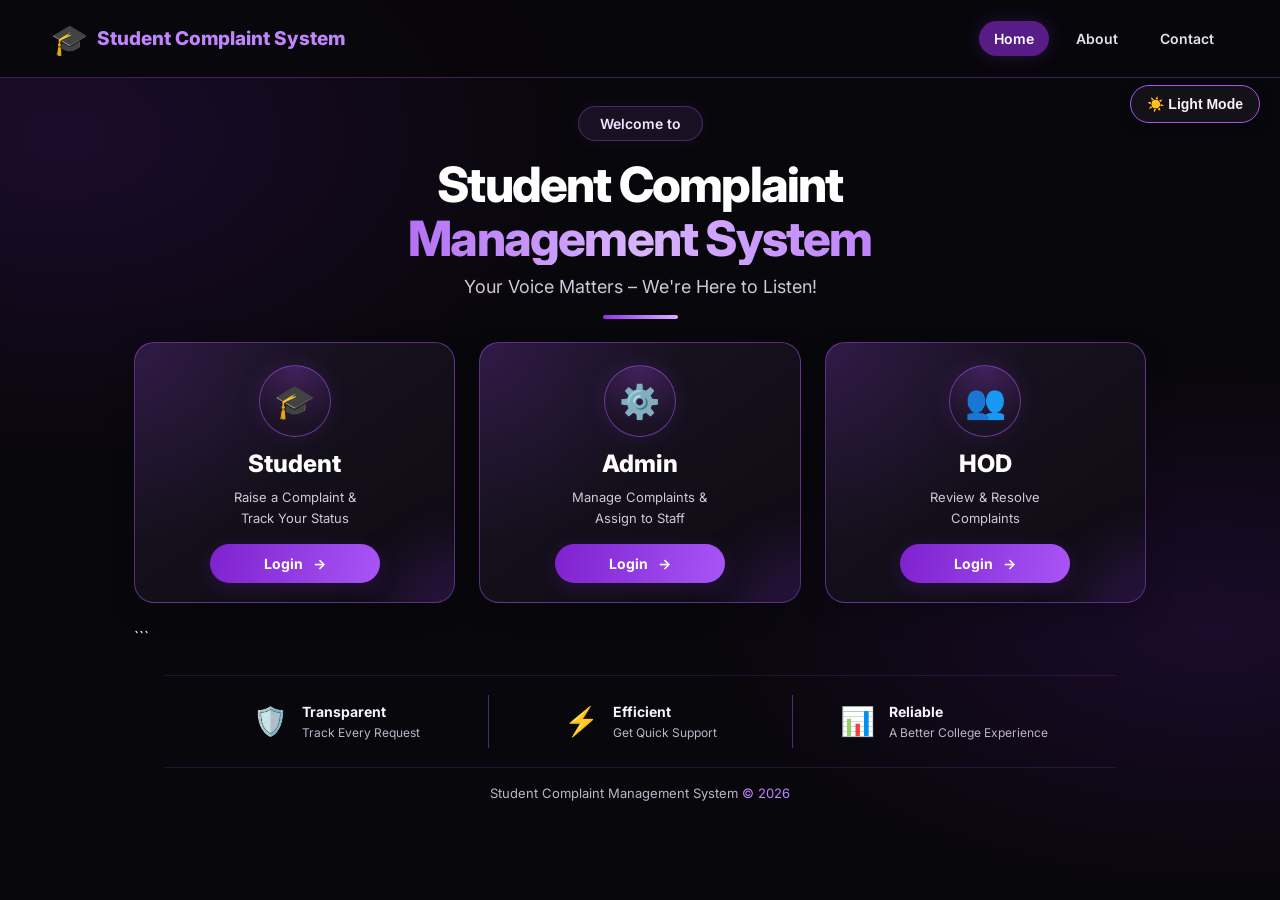
<file: src/main/webapp/index.html>
<!DOCTYPE html>
<html lang="en" data-theme="dark">
<head>
    <meta charset="UTF-8">
    <meta name="viewport" content="width=device-width, initial-scale=1.0">
    <title>Smart Student Complaint System</title>

    <link rel="stylesheet" href="css/theme.css">

    <link rel="preconnect" href="https://fonts.googleapis.com">
    <link rel="preconnect" href="https://fonts.gstatic.com" crossorigin>
    <link href="https://fonts.googleapis.com/css2?family=Inter:wght@400;500;600;700;800&display=swap" rel="stylesheet">

    <style>
        :root {
            --home-bg: #08070b;
            --home-card: rgba(24, 19, 32, 0.88);
            --home-purple: #a855f7;
            --home-purple-light: #c084fc;
            --home-white: #faf8ff;
            --home-muted: #c4bdce;
            --home-border: rgba(168, 85, 247, 0.35);
        }

        * {
            box-sizing: border-box;
        }

        body {
            margin: 0;
            min-height: 100vh;
            font-family: 'Inter', Arial, sans-serif;
            background:
                    radial-gradient(ellipse at 5% 15%, rgba(126, 34, 206, 0.17), transparent 30%),
                    radial-gradient(ellipse at 95% 70%, rgba(126, 34, 206, 0.16), transparent 30%),
                    var(--home-bg);
            color: var(--home-white);
            overflow-x: hidden;
        }

        a {
            text-decoration: none;
        }

        /* NAVBAR */
        .home-navbar {
            min-height: 78px;
            padding: 16px 5%;
            display: flex;
            align-items: center;
            justify-content: space-between;
            gap: 24px;
            border-bottom: 1px solid var(--home-border);
            background: rgba(8, 7, 11, 0.94);
            position: relative;
            z-index: 5;
        }

        .brand {
            display: flex;
            align-items: center;
            gap: 13px;
            color: var(--home-white);
            font-size: 21px;
            font-weight: 800;
            white-space: nowrap;
        }

        .brand-icon {
            color: var(--home-purple-light);
            font-size: 34px;
            line-height: 1;
        }

        .brand span:last-child {
            color: var(--home-purple-light);
        }

        .nav-links {
            display: flex;
            align-items: center;
            justify-content: center;
            gap: 12px;
        }

        .nav-links a {
            padding: 11px 20px;
            border-radius: 25px;
            color: #e7e0ed;
            font-size: 14px;
            font-weight: 600;
            transition: 0.25s;
        }

        .nav-links a:hover,
        .nav-links a.active {
            background: #581c87;
            color: white;
            box-shadow: 0 0 20px rgba(168, 85, 247, 0.18);
        }

        .home-theme-btn {
            border: 1px solid #593575;
            border-radius: 30px;
            background: #17111f;
            color: white;
            padding: 10px 15px;
            font-weight: 600;
            cursor: pointer;
            white-space: nowrap;
        }

        .home-theme-btn:hover {
            border-color: var(--home-purple-light);
        }

        /* HERO */
        .hero {
            max-width: 1200px;
            margin: 0 auto;
            padding: 48px 24px 38px;
            text-align: center;
            position: relative;
        }

        .welcome-pill {
            display: inline-block;
            padding: 10px 25px;
            border: 1px solid var(--home-border);
            border-radius: 30px;
            background: rgba(30, 20, 40, 0.8);
            color: #f1e5ff;
            font-size: 16px;
            font-weight: 600;
            box-shadow: 0 0 22px rgba(168, 85, 247, 0.08);
        }

        .hero h1 {
            max-width: 900px;
            margin: 25px auto 14px;
            font-size: clamp(34px, 5vw, 64px);
            line-height: 1.12;
            font-weight: 800;
            letter-spacing: -1.8px;
            color: #ffffff;
        }

        .hero h1 span {
            display: block;
            background: linear-gradient(90deg, #9333ea, #d8b4fe, #a855f7);
            -webkit-background-clip: text;
            background-clip: text;
            color: transparent;
        }

        .hero-subtitle {
            margin: 0;
            color: #cfc7d8;
            font-size: clamp(16px, 2vw, 22px);
        }

        .hero-line {
            width: 90px;
            height: 4px;
            border-radius: 10px;
            background: linear-gradient(90deg, #9333ea, #d8b4fe);
            margin: 24px auto 0;
        }

        /* ROLE CARDS */
        .role-grid {
            max-width: 1120px;
            margin: 0 auto;
            padding: 0 24px 42px;
            display: grid;
            grid-template-columns: repeat(3, minmax(0, 1fr));
            gap: 28px;
        }

        .role-card {
            position: relative;
            isolation: isolate;
            overflow: hidden;
            min-height: 295px;
            padding: 26px 22px 24px;
            text-align: center;
            border: 1px solid rgba(168, 85, 247, 0.48);
            border-radius: 23px;
            background:
                    radial-gradient(circle at 0% 0%, rgba(147, 51, 234, 0.18), transparent 48%),
                    linear-gradient(145deg, rgba(27, 21, 36, 0.98), rgba(13, 11, 18, 0.98));
            box-shadow: 0 8px 28px rgba(0, 0, 0, 0.22);
            transition: transform 0.28s ease, border-color 0.28s ease,
            box-shadow 0.28s ease;
        }

        .role-card::after {
            content: "";
            position: absolute;
            z-index: -1;
            width: 170px;
            height: 170px;
            right: -100px;
            bottom: -110px;
            border-radius: 50%;
            background: rgba(147, 51, 234, 0.18);
            filter: blur(25px);
        }

        .role-card:hover {
            transform: translateY(-8px);
            border-color: #c084fc;
            box-shadow: 0 12px 35px rgba(147, 51, 234, 0.22);
        }

        .role-icon {
            width: 86px;
            height: 86px;
            margin: 0 auto 15px;
            display: flex;
            align-items: center;
            justify-content: center;
            border-radius: 50%;
            border: 1px solid rgba(168, 85, 247, 0.55);
            background: radial-gradient(circle at top, #42215c, #1b1325 78%);
            box-shadow: 0 0 25px rgba(168, 85, 247, 0.12);
            font-size: 39px;
        }

        .role-card h2 {
            color: white;
            margin: 0 0 12px;
            font-size: 27px;
            font-weight: 800;
        }

        .role-card p {
            min-height: 43px;
            margin: 0 0 19px;
            color: #d0c7d9;
            font-size: 14px;
            line-height: 1.6;
        }

        .login-btn {
            display: inline-flex;
            align-items: center;
            justify-content: center;
            gap: 10px;
            width: min(190px, 100%);
            padding: 13px 22px;
            border-radius: 28px;
            color: white;
            background: linear-gradient(100deg, #7e22ce, #a855f7);
            font-size: 15px;
            font-weight: 700;
            box-shadow: 0 5px 20px rgba(126, 34, 206, 0.22);
            transition: 0.25s;
        }

        .login-btn:hover {
            background: linear-gradient(100deg, #9333ea, #c084fc);
            box-shadow: 0 5px 25px rgba(168, 85, 247, 0.4);
            transform: translateY(-2px);
        }

        /* FEATURES */
        .features {
            display: grid;
            grid-template-columns: repeat(3, minmax(0, 1fr));
            max-width: 1000px;
            margin: 0 auto;
            padding: 25px 24px;
            border-top: 1px solid rgba(168, 85, 247, 0.17);
            border-bottom: 1px solid rgba(168, 85, 247, 0.17);
        }

        .feature {
            display: flex;
            align-items: center;
            justify-content: center;
            gap: 14px;
            padding: 8px 18px;
        }

        .feature + .feature {
            border-left: 1px solid rgba(168, 85, 247, 0.45);
        }

        .feature-icon {
            font-size: 31px;
            color: #c084fc;
        }

        .feature h3 {
            margin: 0 0 5px;
            color: #f8f4ff;
            font-size: 15px;
        }

        .feature p {
            margin: 0;
            color: #bdb4c8;
            font-size: 12px;
        }

        /* FOOTER */
        .home-footer {
            text-align: center;
            padding: 24px 15px;
            color: #bdb4c8;
            font-size: 13px;
        }

        .home-footer span {
            color: #c084fc;
        }

        /* LIGHT MODE */
        html[data-theme="light"] body {
            --home-bg: #f7f3fc;
            --home-card: #ffffff;
            --home-white: #251832;
            --home-muted: #65556f;
            --home-border: rgba(126, 34, 206, 0.25);
            background: #f7f3fc;
            color: #251832;
        }

        html[data-theme="light"] .home-navbar {
            background: rgba(255, 255, 255, 0.96);
        }

        html[data-theme="light"] .brand,
        html[data-theme="light"] .nav-links a,
        html[data-theme="light"] .hero h1,
        html[data-theme="light"] .role-card h2,
        html[data-theme="light"] .feature h3 {
            color: #251832;
        }

        html[data-theme="light"] .nav-links a:hover,
        html[data-theme="light"] .nav-links a.active {
            color: white;
        }

        html[data-theme="light"] .home-theme-btn {
            background: #ffffff;
            color: #251832;
        }

        html[data-theme="light"] .welcome-pill {
            background: #ffffff;
            color: #542477;
        }

        html[data-theme="light"] .hero-subtitle,
        html[data-theme="light"] .feature p,
        html[data-theme="light"] .home-footer {
            color: #65556f;
        }

        html[data-theme="light"] .role-card {
            background: linear-gradient(145deg, #ffffff, #f6efff);
            border-color: #dfc4f7;
        }

        html[data-theme="light"] .role-card p {
            color: #65556f;
        }

        html[data-theme="light"] .role-icon {
            background: #f0e1ff;
        }

        html[data-theme="light"] .feature h3 {
            color: #352044;
        }

        /* RESPONSIVE DESIGN */
        @media (max-width: 850px) {
            .home-navbar {
                flex-wrap: wrap;
                justify-content: center;
            }

            .brand {
                width: 100%;
                justify-content: center;
                font-size: 18px;
            }

            .role-grid {
                grid-template-columns: 1fr;
                max-width: 470px;
            }

            .role-card {
                min-height: auto;
            }

            .features {
                grid-template-columns: 1fr;
                max-width: 470px;
                gap: 10px;
            }

            .feature + .feature {
                border-left: none;
                border-top: 1px solid rgba(168, 85, 247, 0.25);
                padding-top: 18px;
            }

            .feature {
                justify-content: flex-start;
            }
        }

        @media (max-width: 480px) {
            .home-navbar {
                padding: 16px 12px;
                gap: 12px;
            }

            .nav-links {
                gap: 0;
            }

            .nav-links a {
                padding: 9px 11px;
                font-size: 13px;
            }

            .home-theme-btn {
                font-size: 12px;
                padding: 9px 11px;
            }

            .hero {
                padding-top: 38px;
            }

            .hero h1 {
                letter-spacing: -0.8px;
            }

            .role-grid {
                padding-left: 18px;
                padding-right: 18px;
            }
        }

        /* ===== COMPACT HOMEPAGE: FIT LAPTOP SCREEN ===== */

        .home-navbar {
            min-height: 70;
            padding: 12px 4%;
        }

        .brand {
            font-size: 19px;
            gap: 9px;
        }

        .brand-icon {
            font-size: 30px;
        }

        .nav-links a {
            padding: 9px 15px;
            font-size: 14px;
        }

        .hero {
            padding: 28px 20px 23px;
        }

        .welcome-pill {
            padding: 8px 21px;
            font-size: 14px;
        }

        .hero h1 {
            margin: 17px auto 11px;
            font-size: clamp(32px, 3.8vw, 50px);
            line-height: 1.1;
        }

        .hero-subtitle {
            font-size: 18px;
        }

        .hero-line {
            margin-top: 18px;
            width: 75px;
        }

        .role-grid {
            max-width: 1060px;
            gap: 24px;
            padding: 0 24px 28px;
        }

        .role-card {
            min-height: 250px;
            padding: 22px 19px 19px;
            border-radius: 20px;
        }

        .role-icon {
            width: 72px;
            height: 72px;
            font-size: 33px;
            margin-bottom: 12px;
        }

        .role-card h2 {
            font-size: 24px;
            margin-bottom: 9px;
        }

        .role-card p {
            min-height: 39px;
            font-size: 13px;
            margin-bottom: 15px;
        }

        .login-btn {
            width: 170px;
            padding: 11px 19px;
            font-size: 14px;
        }

        .features {
            max-width: 950px;
            padding: 19px 20px;
        }

        .feature-icon {
            font-size: 28px;
        }

        .feature h3 {
            font-size: 14px;
        }

        .feature p {
            font-size: 12px;
        }

        .home-footer {
            padding: 17px 12px;
            font-size: 13px;
        }
        /* Short laptop screens */
        @media (min-width: 851px) and (max-height: 800px) {
            .hero {
                padding-top: 18px;
                padding-bottom: 14px;
            }

            .hero h1 {
                font-size: clamp(28px, 3vw, 40px);
                margin-top: 12px;
            }

            .role-card {
                min-height: 210px;
                padding-top: 15px;
                padding-bottom: 13px;
            }

            .role-icon {
                width: 57px;
                height: 57px;
                font-size: 26px;
                margin-bottom: 8px;
            }

            .role-card p {
                margin-bottom: 9px;
            }

            .features {
                padding-top: 12px;
                padding-bottom: 12px;
            }

            .home-footer {
                padding-top: 11px;
                padding-bottom: 11px;
            }
        }

    </style>
</head>

<body>

<header class="home-navbar">
    <a href="index.html" class="brand">
        <span class="brand-icon">🎓</span>
        <span>Student Complaint <span>System</span></span>
    </a>

    <nav class="nav-links" aria-label="Main navigation">
        <a href="index.html" class="active">Home</a>
        <a href="#features">About</a>
        <a href="#contact">Contact</a>
    </nav>


</header>

<main>
    <section class="hero">
        <div class="welcome-pill">Welcome to</div>

        <h1>
            Student Complaint
            <span>Management System</span>
        </h1>

        <p class="hero-subtitle">
            Your Voice Matters – We're Here to Listen!
        </p>

        <div class="hero-line"></div>
    </section>

    <section class="role-grid" aria-label="Choose your role">

        <article class="role-card">
            <div class="role-icon" aria-hidden="true">🎓</div>
            <h2>Student</h2>
            <p>Raise a Complaint &amp;<br>Track Your Status</p>
            <a href="student_login.html" class="login-btn">
                Login <span aria-hidden="true">→</span>
            </a>
        </article>

        <article class="role-card">
            <div class="role-icon" aria-hidden="true">⚙️</div>
            <h2>Admin</h2>
            <p>Manage Complaints &amp;<br>Assign to Staff</p>
            <a href="admin_login.html" class="login-btn">
                Login <span aria-hidden="true">→</span>
            </a>
        </article>

        <article class="role-card">
            <div class="role-icon" aria-hidden="true">👥</div>
            <h2>HOD</h2>
            <p>Review &amp; Resolve<br>Complaints</p>
            <a href="HOD_login.html" class="login-btn">
                Login <span aria-hidden="true">→</span>
            </a>
        </article>
        ```

    </section>

    <section class="features" id="features" aria-label="System benefits">

        <div class="feature">
            <div class="feature-icon" aria-hidden="true">🛡️</div>
            <div>
                <h3>Transparent</h3>
                <p>Track Every Request</p>
            </div>
        </div>

        <div class="feature">
            <div class="feature-icon" aria-hidden="true">⚡</div>
            <div>
                <h3>Efficient</h3>
                <p>Get Quick Support</p>
            </div>
        </div>

        <div class="feature">
            <div class="feature-icon" aria-hidden="true">📊</div>
            <div>
                <h3>Reliable</h3>
                <p>A Better College Experience</p>
            </div>
        </div>

    </section>
</main>

<footer class="home-footer" id="contact">
    Student Complaint Management System <span>© 2026</span>
</footer>

<script src="js/theme.js"></script>




</script>

</body>
</html>
</file>
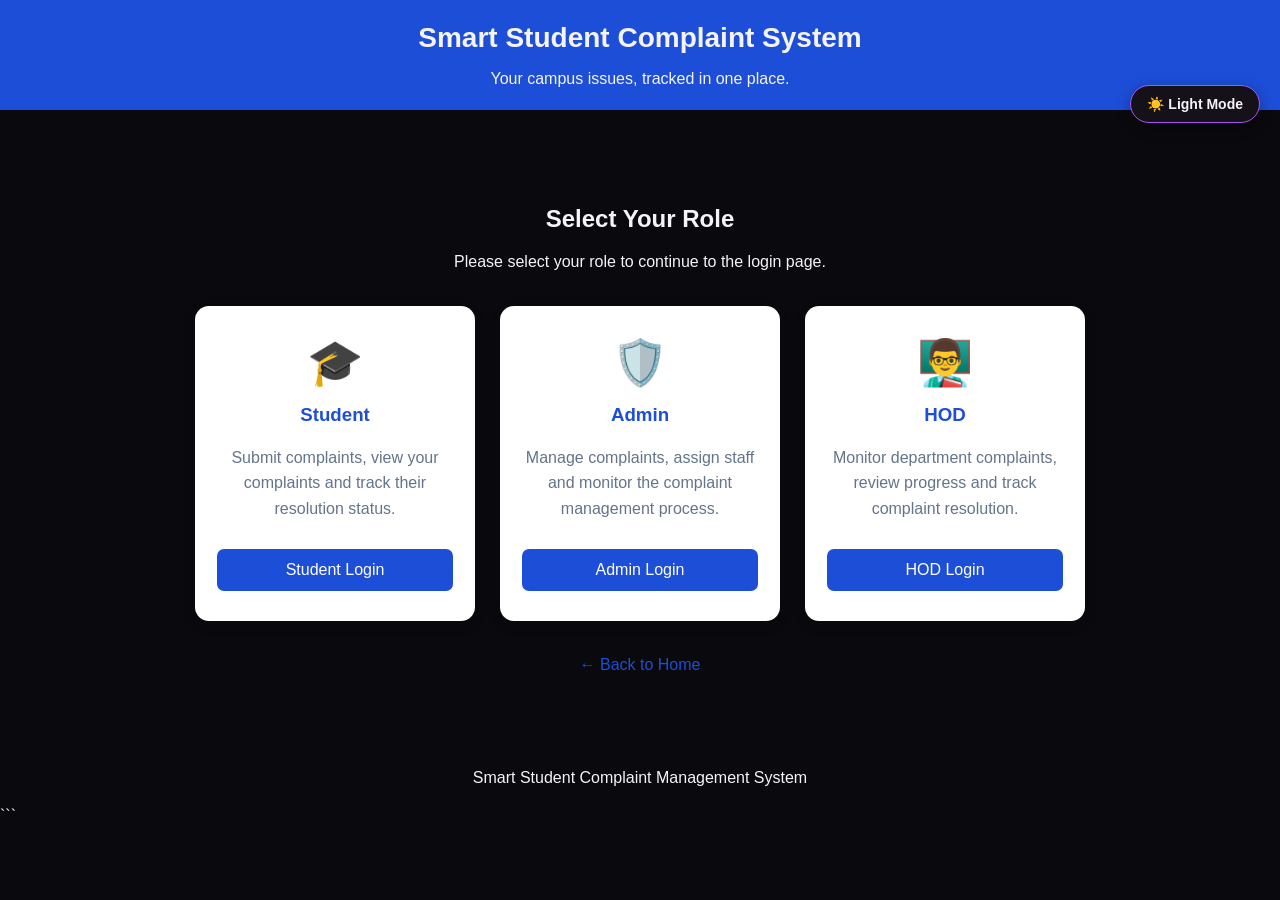
<file: src/main/webapp/roles.html>
<!DOCTYPE html>
<html lang="en">
<head>
    <meta charset="UTF-8">
    <meta name="viewport" content="width=device-width, initial-scale=1.0">

    <title>Select Role | Smart Student Complaint System</title>

    <style>
        * {
            box-sizing: border-box;
        }

        body {
            font-family: Arial, sans-serif;
            background: #f1f5f9;
            margin: 0;
            color: #1e293b;
        }

        header {
            background: #1d4ed8;
            color: white;
            padding: 22px;
            text-align: center;
        }

        header h1 {
            margin: 0;
            font-size: 28px;
        }

        header p {
            margin-bottom: 0;
        }

        main {
            max-width: 1000px;
            margin: 55px auto;
            padding: 20px;
            text-align: center;
        }

        .role-container {
            display: flex;
            justify-content: center;
            gap: 25px;
            flex-wrap: wrap;
            margin-top: 35px;
        }

        .role-card {
            background: white;
            width: 280px;
            padding: 30px 22px;
            border-radius: 14px;
            box-shadow: 0 4px 15px rgba(0, 0, 0, 0.08);
            transition: transform 0.2s;
        }

        .role-card:hover {
            transform: translateY(-5px);
        }

        .role-icon {
            font-size: 45px;
        }

        .role-card h3 {
            color: #1d4ed8;
            margin-top: 15px;
        }

        .role-card p {
            color: #64748b;
            line-height: 1.6;
            min-height: 50px;
        }

        .login-btn {
            display: inline-block;
            background: #1d4ed8;
            color: white;
            padding: 12px 25px;
            border-radius: 7px;
            text-decoration: none;
            margin-top: 12px;
            width: 100%;
        }

        .login-btn:hover {
            background: #1e40af;
        }

        .home-link {
            display: inline-block;
            margin-top: 35px;
            color: #1d4ed8;
            text-decoration: none;
        }

        footer {
            text-align: center;
            padding: 20px;
            color: #64748b;
        }

        @media (max-width: 600px) {
            header h1 {
                font-size: 22px;
            }

            .role-card {
                width: 100%;
            }
        }
    </style>
    <link rel="stylesheet" href="css/theme.css">

</head>

<body>

<header>
    <h1>Smart Student Complaint System</h1>
    <p>Your campus issues, tracked in one place.</p>
</header>

<main>
    <h2>Select Your Role</h2>
    <p>Please select your role to continue to the login page.</p>

    <div class="role-container">

        <div class="role-card">
            <div class="role-icon">🎓</div>
            <h3>Student</h3>
            <p>Submit complaints, view your complaints and track their resolution status.</p>
            <a href="student_login.html" class="login-btn">
                Student Login
            </a>
        </div>

        <div class="role-card">
            <div class="role-icon">🛡️</div>
            <h3>Admin</h3>
            <p>Manage complaints, assign staff and monitor the complaint management process.</p>
            <a href="admin_login.html" class="login-btn">
                Admin Login
            </a>
        </div>

        <div class="role-card">
            <div class="role-icon">👨‍🏫</div>
            <h3>HOD</h3>
            <p>Monitor department complaints, review progress and track complaint resolution.</p>
            <a href="HOD_login.html" class="login-btn">
                HOD Login
            </a>
        </div>

    </div>

    <a href="index.html" class="home-link">← Back to Home</a>
</main>

<footer>
    Smart Student Complaint Management System
</footer>
<script src="js/theme.js"></script>
</body>
</html>
```
</file>
<file: src/main/webapp/css/theme.css>
/* ===== LIGHT MODE ===== */
:root {
    color-scheme: light;

    --bg-color: #f7f5fa;
    --card-color: #ffffff;
    --text-color: #24202b;
    --muted-text: #777180;
    --border-color: #e5dfee;
    --input-color: #ffffff;
    --table-header: #f0eafa;
    --hover-color: #f5efff;

    --accent-color: #8b5cf6;
    --accent-hover: #7c3aed;
    --shadow-color: rgba(35, 15, 65, 0.08);
}

/* ===== BLACK + PURPLE DARK MODE ===== */
html[data-theme="dark"] {
    color-scheme: dark;

    --bg-color: #0a090d;
    --card-color: #141218;
    --text-color: #f5f3f7;
    --muted-text: #b5aebd;
    --border-color: #302638;
    --input-color: #100e14;
    --table-header: #21182b;
    --hover-color: #21182b;

    --accent-color: #a855f7;
    --accent-hover: #9333ea;
    --shadow-color: rgba(0, 0, 0, 0.35);
}

/* ===== GENERAL PAGE ===== */
html,
body {
    background-color: var(--bg-color);
    color: var(--text-color);
    transition: background-color 0.25s ease, color 0.25s ease;
}

/* ===== COMMON CONTAINERS ===== */
header,
nav,
main,
section,
article,
aside,
footer,
.panel,
.card,
.dashboard-card,
.stat-card,
.report-card {
    color: var(--text-color);
}

.panel,
.card,
.dashboard-card,
.stat-card,
.report-card {
    background-color: var(--card-color);
    border: 1px solid var(--border-color);
    box-shadow: 0 4px 16px var(--shadow-color);
    transition: background-color 0.25s ease, border-color 0.25s ease;
}

/* ===== FORMS ===== */
input,
select,
textarea {
    background-color: var(--input-color);
    color: var(--text-color);
    border: 1px solid var(--border-color);
}

input::placeholder,
textarea::placeholder {
    color: var(--muted-text);
}

/* ===== TABLES ===== */
table {
    color: var(--text-color);
    border-color: var(--border-color);
}

th {
    background-color: var(--table-header);
    color: var(--text-color);
}

td,
th {
    border-color: var(--border-color);
}

tr:hover {
    background-color: var(--hover-color);
}

/* ===== LINKS ===== */
a {
    color: var(--accent-color);
}

a:hover {
    color: var(--accent-hover);
}

/* ===== BUTTONS ===== */
button {
    transition: background-color 0.2s ease, border-color 0.2s ease;
}

.theme-toggle {
    position: fixed;
    top: 85px;
    right: 20px;
    z-index: 9999;

    padding: 10px 16px;
    border: 1px solid var(--accent-color);
    border-radius: 24px;

    background-color: var(--card-color);
    color: var(--text-color);

    cursor: pointer;
    font-size: 14px;
    font-weight: 600;

    box-shadow: 0 4px 14px var(--shadow-color);
}

.theme-toggle:hover {
    background-color: var(--accent-color);
    color: #ffffff;
}

/* ===== FOCUS EFFECT ===== */
input:focus,
select:focus,
textarea:focus {
    outline: 2px solid var(--accent-color);
    outline-offset: 1px;
}

/* ===== REPORT CHART CARDS ===== */
.report-card h3 {
    color: var(--text-color);
}

/* ===== SMOOTH THEME CHANGE ===== */
body,
.panel,
.card,
.dashboard-card,
.stat-card,
.report-card,
input,
select,
textarea,
table,
th,
td {
    transition: background-color 0.25s ease, color 0.25s ease,
    border-color 0.25s ease;
}
/* ===== BLACK SIDEBAR ===== */
html[data-theme="dark"] .sidebar,
html[data-theme="dark"] aside,
html[data-theme="dark"] .sidebar-panel {
    background: #000000 !important;
    color: #ffffff !important;
    border-right: 1px solid #302638;
}

/* Sidebar links */
html[data-theme="dark"] .sidebar a,
html[data-theme="dark"] aside a,
html[data-theme="dark"] .sidebar-panel a {
    color: #e9d5ff !important;
}

/* Sidebar hover */
html[data-theme="dark"] .sidebar a:hover,
html[data-theme="dark"] aside a:hover,
html[data-theme="dark"] .sidebar-panel a:hover {
    background: #21182b !important;
    color: #c084fc !important;
}
</file>
